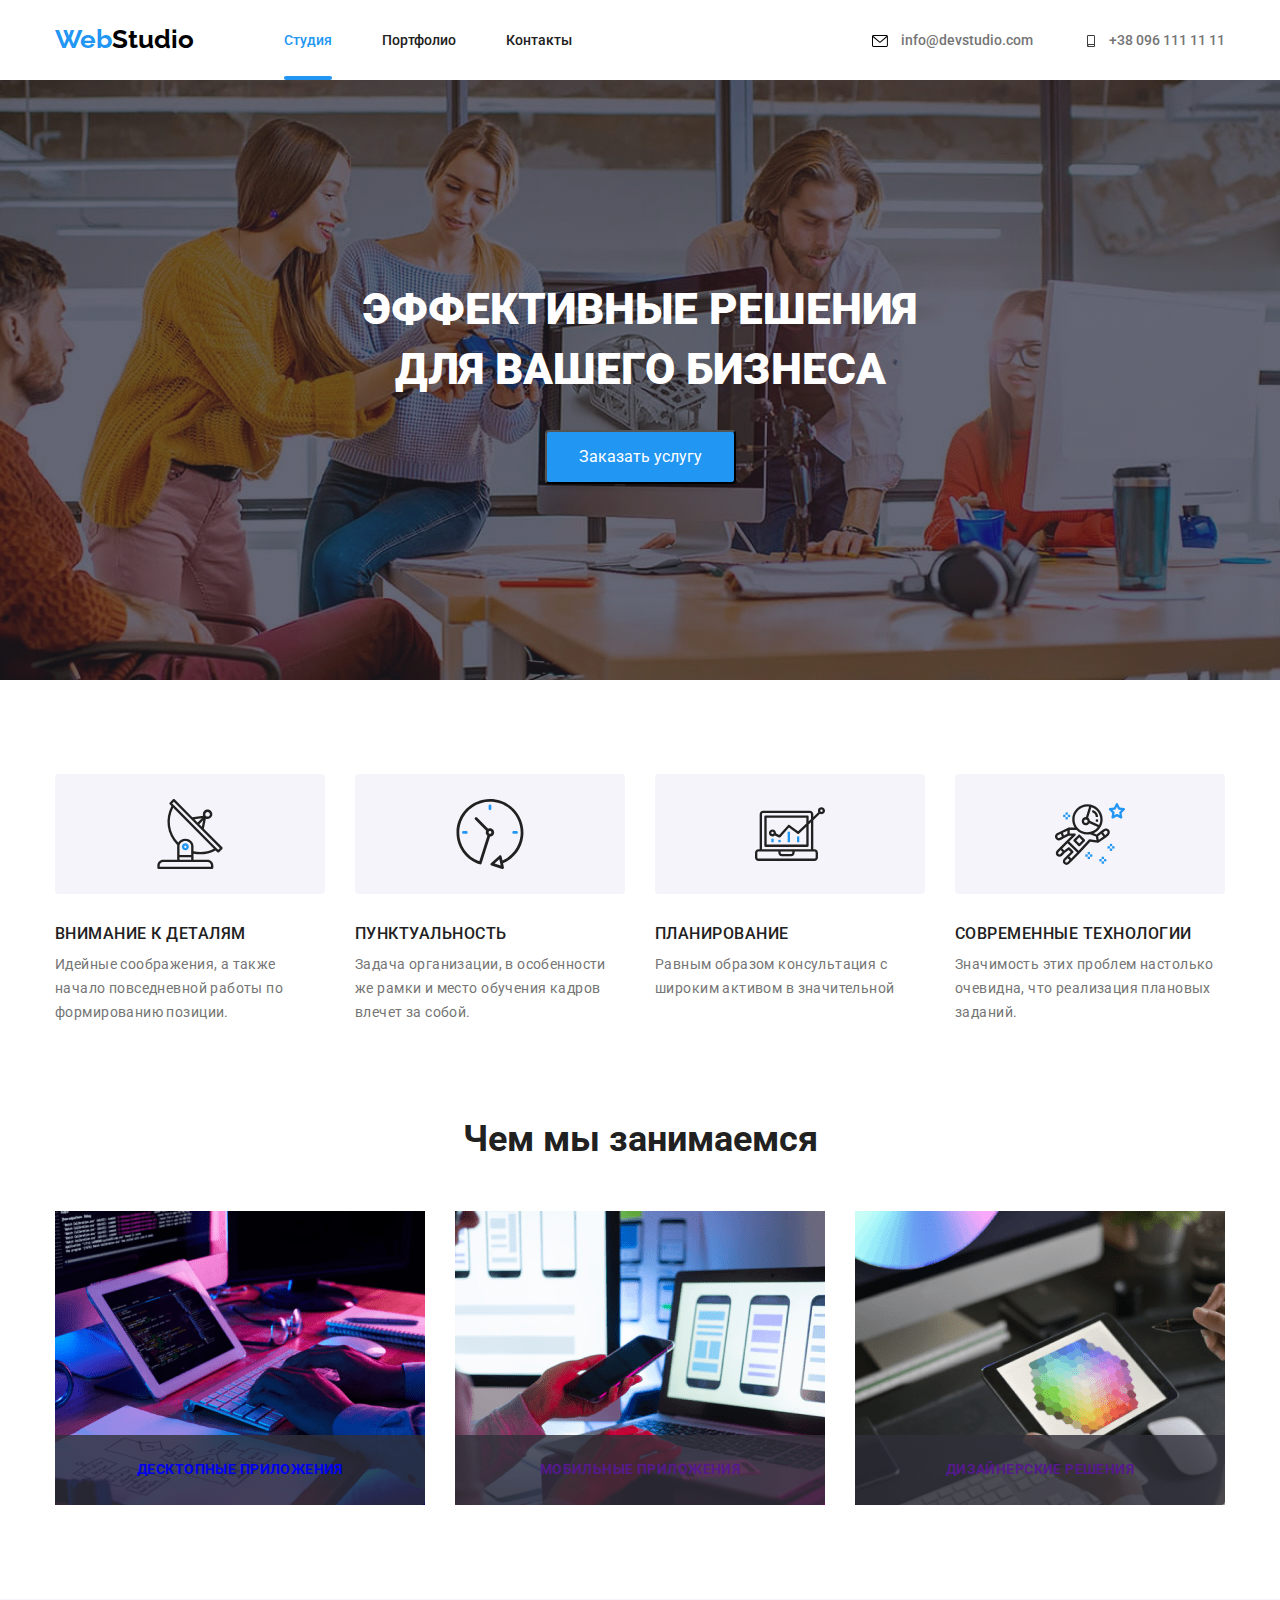
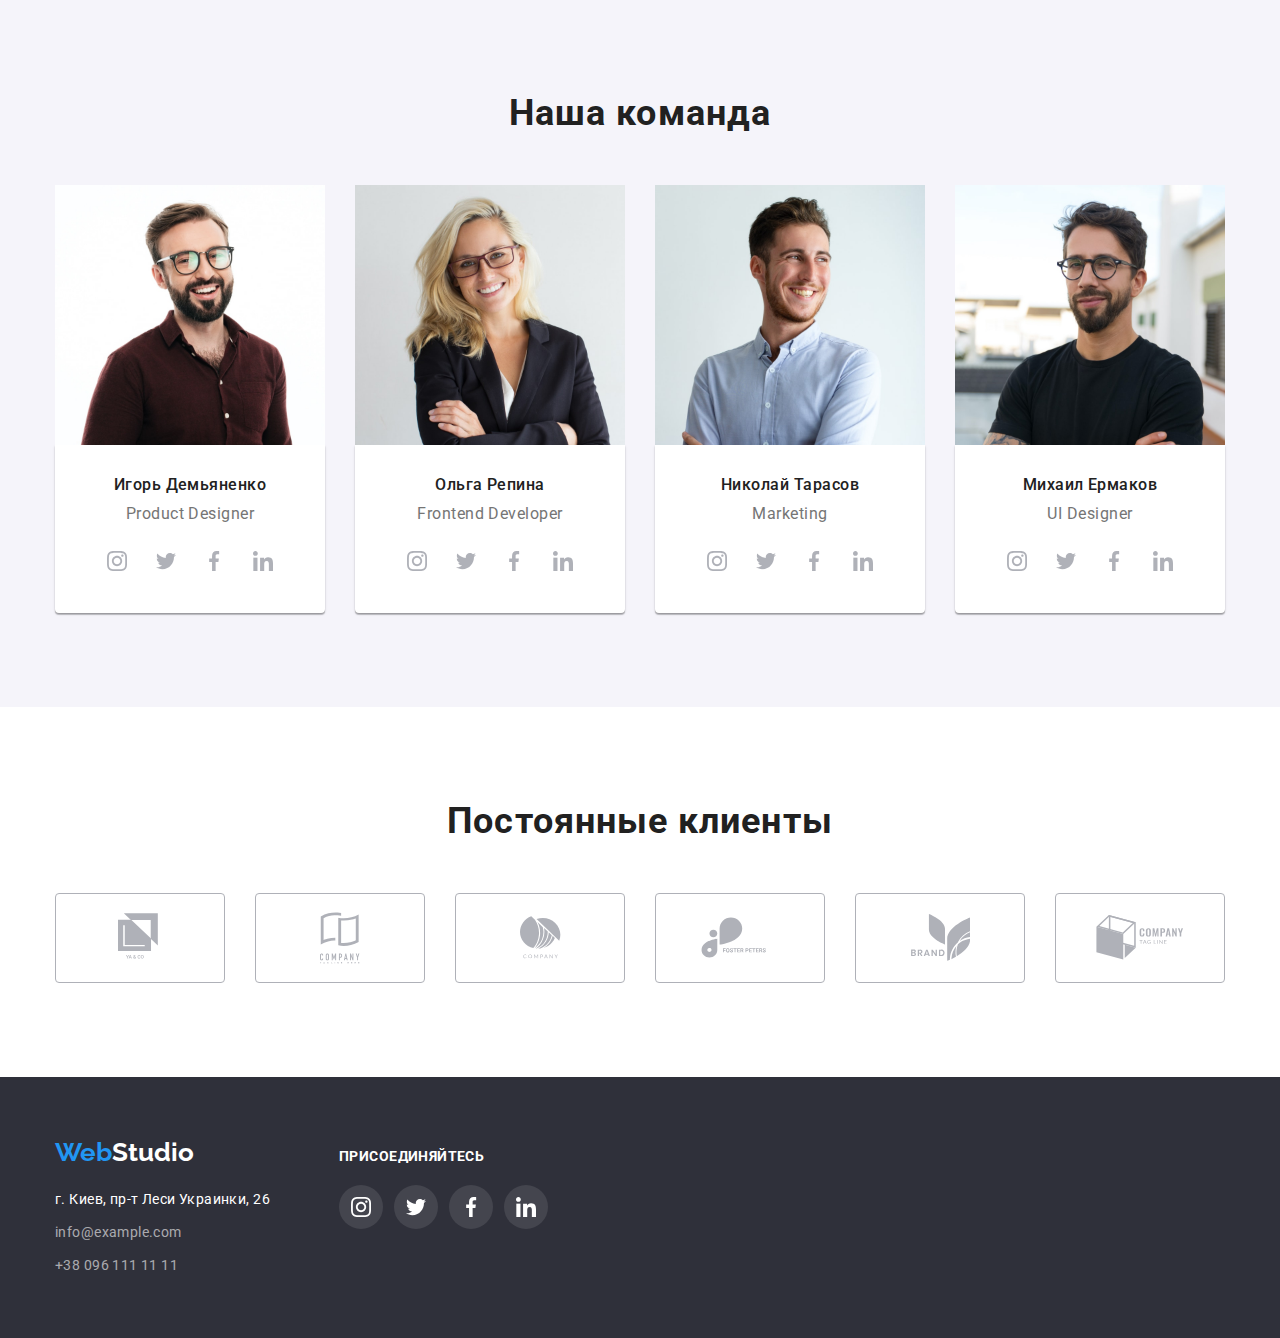
<file: index.html>
<!DOCTYPE html>
<html lang="ru">
  <head>
    <meta charset="UTF-8" />
    <meta name="viewport" content="width=device-width, initial-scale=1.0" />
    <title>web studio</title>
    <link
      rel="stylesheet"
      href="https://cdnjs.cloudflare.com/ajax/libs/modern-normalize/1.0.0/modern-normalize.css"
    />
    <link
      href="https://fonts.googleapis.com/css2?family=Raleway:wght@700&family=Roboto:wght@400;500;700;900&display=swap"
      rel="stylesheet"
    />
    <link rel="stylesheet" href="css/style.css" />
  </head>
  <body>
    <header class="header">
      <div class="header-box container">
        <nav class="header_section">
          <a class="logo" href=".//index.html">
            <span class="web">Web</span><span class="stud">Studio</span></a
          >

          <ul class="site-nav">
            <li class="item"><a href="#" class="link active current">Студия</a></li>
            <li class="item">
              <a href="./portfolio.html" class="link">Портфолио</a>
            </li>
            <li class="item"><a href="#" class="link">Контакты</a></li>
          </ul>
        </nav>

        <ul class="auth-nav">
          <li class="item">
           
            <a href="mailto:info@devstudio.com" class="link" ><svg class="icon-mail">
              <use href="./images/sprite.svg#icon-mail"></use>
            </svg>
            info@devstudio.com
             </a>
            
          </li>
          <li class="item">
            <a href="tel:+380961111111" class="link"><svg class="icon-mail">
              <use href="./images/sprite.svg#icon-smartphone"></use>
            </svg>+38 096 111 11 11</a>
          </li>
        </ul>
      </div>
    </header>

    <main>
      <section class="hero">
        <div class="hero-box">
          <h1 class="hero-title">
            Эффективные решения<br />
            для вашего бизнеса
          </h1>
          <button class="button1" data-modal-open type="button">
            <span>Заказать услугу</span>
          </button>
        </div>
      </section>

      <section class="section">
        <div class="section-box1 container">
          <h2 hidden>Основные критерии</h2>
          <ul class="feature">
            <li class="item icon-antenna">
              
              <h3>Внимание к деталям</h3>
              <p>
                Идейные соображения, а также начало повседневной работы по
                формированию позиции.
              </p>
            </li>
            <li class="item icon-clock">
              <h3>Пунктуальность</h3>
              <p>
                Задача организации, в особенности же рамки и место обучения
                кадров влечет за собой.
              </p>
            </li>
            <li class="item icon-diagram">
              <h3>Планирование</h3>
              <p>
                Равным образом консультация с широким активом в значительной
              </p>
            </li>
            <li class="item icon-astronaut">
              <h3>Современные технологии</h3>
              <p>
                Значимость этих проблем настолько очевидна, что реализация
                плановых заданий.
              </p>
            </li>
            
          </ul>
        </div>
      </section>
      <!--чем занимаемся-->
      <section class="section content-box">
        <div class="section-box container">
          <h2 class="section-title">Чем мы занимаемся</h2>
          <ul class="doing">
            <li class="item">
              <img class="item-img" src="./images/img.png" alt="наша работа 1" width="370"/>
              <a href="#" class="overtodo">Десктопные приложения</a>
            </li>
            <li class="item">
             <img class="item-img" src="./images/img-2.png" alt="наша работа 2" width="370"
              /><a href=""class="overtodo">мобильные приложения</a>
            </li>
            <li class="item">
              <img class="item-img" src="./images/img-3.png" alt="наша работа 3" width="370"
              /><a href="" class="overtodo">дизайнерские решения</a>
            </li>
          </ul>
        </div>
      </section>
      <!-- )))))_____________________________team -->
      <section class="team">
        <div class="team-box container">
          <h2 class="team-title">Наша команда</h2>
          <ul class="team-feature">
            
              <li class="item">
                <img src="./images/Igor.jpg" alt="Igor" width="270" />
                <div class="nameteams"><h3>Игорь Демьяненко</h3>
                <p>Product Designer</p>
                <ul class="cocial-list">
                  <li class="cocial-list-item"> <a class="cocial-list-link" href=""> <svg class="cocial-list-svg">
                    <use href="./images/sprite.svg#icon-instagram"></use>
                  </svg></a></li>
                <li class="cocial-list-item"> <a class="cocial-list-link" href=""> <svg class="cocial-list-svg">
                      <use href="./images/sprite.svg#icon-twitter"></use>
                    </svg></a></li>
                <li class="cocial-list-item"> <a class="cocial-list-link" href=""> <svg class="cocial-list-svg">
                      <use href="./images/sprite.svg#icon-facebook"></use>
                    </svg></a></li>
                <li class="cocial-list-item"> <a class="cocial-list-link" href=""> <svg class="cocial-list-svg">
                      <use href="./images/sprite.svg#icon-linkedin"></use>
                    </svg></a></li>
              </ul>
              
              </div>
              </li>
            

            <li class="item">
             <img src="./images/olga.jpg" alt="olga" width="270" />
              <div class="nameteams"><h3>Ольга Репина</h3>
              <p>Frontend Developer</p>
            <ul class="cocial-list">
              <li class="cocial-list-item"> <a class="cocial-list-link" href=""> <svg class="cocial-list-svg">
                    <use href="./images/sprite.svg#icon-instagram"></use>
                  </svg></a></li>
              <li class="cocial-list-item"> <a class="cocial-list-link" href=""> <svg class="cocial-list-svg">
                    <use href="./images/sprite.svg#icon-twitter"></use>
                  </svg></a></li>
              <li class="cocial-list-item"> <a class="cocial-list-link" href=""> <svg class="cocial-list-svg">
                    <use href="./images/sprite.svg#icon-facebook"></use>
                  </svg></a></li>
              <li class="cocial-list-item"> <a class="cocial-list-link" href=""> <svg class="cocial-list-svg">
                    <use href="./images/sprite.svg#icon-linkedin"></use>
                  </svg></a></li>
            </ul></div>
            </li>


            <li class="item">
              <img src="./images/nikolai.jpg" alt="nikolai" width="270" />
              <div class="nameteams"><h3>Николай Тарасов</h3>
              <p>Marketing</p>
            <ul class="cocial-list">
              <li class="cocial-list-item"> <a class="cocial-list-link" href=""> <svg class="cocial-list-svg">
                    <use href="./images/sprite.svg#icon-instagram"></use>
                  </svg></a></li>
              <li class="cocial-list-item"> <a class="cocial-list-link" href=""> <svg class="cocial-list-svg">
                    <use href="./images/sprite.svg#icon-twitter"></use>
                  </svg></a></li>
              <li class="cocial-list-item"> <a class="cocial-list-link" href=""> <svg class="cocial-list-svg">
                    <use href="./images/sprite.svg#icon-facebook"></use>
                  </svg></a></li>
              <li class="cocial-list-item"> <a class="cocial-list-link" href=""> <svg class="cocial-list-svg">
                    <use href="./images/sprite.svg#icon-linkedin"></use>
                  </svg></a></li>
            </ul></div>
            </li>


            <li class="item">
              <img src="./images/mikel.jpg" alt="mikel" width="270" />
              <div class="nameteams"><h3>Михаил Ермаков</h3>
              <p>UI Designer</p>
            <ul class="cocial-list">
              <li class="cocial-list-item"> <a class="cocial-list-link" href=""> <svg class="cocial-list-svg">
                    <use href="./images/sprite.svg#icon-instagram"></use>
                  </svg></a></li>
              <li class="cocial-list-item"> <a class="cocial-list-link" href=""> <svg class="cocial-list-svg">
                    <use href="./images/sprite.svg#icon-twitter"></use>
                  </svg></a></li>
              <li class="cocial-list-item"> <a class="cocial-list-link" href=""> <svg class="cocial-list-svg">
                    <use href="./images/sprite.svg#icon-facebook"></use>
                  </svg></a></li>
              <li class="cocial-list-item"> <a class="cocial-list-link" href=""> <svg class="cocial-list-svg">
                    <use href="./images/sprite.svg#icon-linkedin"></use>
                  </svg></a></li>
            </ul></div>
            </li>

          </ul>
        
      </section>
      <section class="clients">
      <div class=" container">
        <h2 class="team-title">Постоянные клиенты</h2>
        <ul class="our-partner ">
          <li class="our-partner-list"><a href="" class="link"> <svg class="partner-list-svg" width="44" height="49">
                <use href="./images/sprite.svg#icon-logo-1"></use>
              </svg> </a></li>
          <li class="our-partner-list"><a href="" class="link"> <svg class="partner-list-svg" width="40" height="52">
                <use href="./images/sprite.svg#icon-logo-2"></use>
              </svg></a></li>
          <li class="our-partner-list"><a href="" class="link"> <svg class="partner-list-svg" width="41" height="43">
                <use href="./images/sprite.svg#icon-logo-3"></use>
              </svg></a></li>
          <li class="our-partner-list"><a href="" class="link"> <svg class="partner-list-svg" width="80" height="42">
                <use href="./images/sprite.svg#icon-logo-4"></use>
              </svg></a></li>
          <li class="our-partner-list"><a href="" class="link"> <svg class="partner-list-svg" width="59" height="47">
                <use href="./images/sprite.svg#icon-logo-5"></use>
              </svg></a></li>
          <li class="our-partner-list"><a href="" class="link"> <svg class="partner-list-svg" width="88" height="45">
                <use href="./images/sprite.svg#icon-logo-6"></use>
              </svg></a></li>
        </ul>
      </div>
      </section>
      </section>
    </main>
    <footer class="foot-box">

    
      <div class="foot-box-cont container ">
        <div class="footer-box-contact">
          <a class="logofooter" href=".//index.html">
          <span class="web">Web</span><span class="stud1">Studio</span></a>
          
        
          <address class="address">
            <ul class="main-adr">
              <li class="mailadr">
                <a class="foot-adr" href="https://goo.gl/maps/U7KsZ8hxaoV7QRjZA">г. Киев, пр-т Леси Украинки, 26</a>
              </li>
      
              <li class="mailadr">
                <a href="mailto:info@example.com" class="adress">
                  info@example.com</a>
              </li>
      
      
              <li class="mailadr">
                <a href="tel:+380961111111" class="adress">+38 096 111 11 11</a>
      
              </li>
      
            </ul>
      
          </address>
        </div>
        
      
        <div class="join">
          <b class="joinus">присоединяйтесь</b>
          <ul class="social-list">
            <li class="social-list-item"> <a class="social-list-link" href=""> <svg class="social-list-svg">
                  <use href="./images/sprite.svg#icon-instagram"></use>
                </svg></a></li>
            <li class="social-list-item"> <a class="social-list-link" href=""> <svg class="social-list-svg">
                  <use href="./images/sprite.svg#icon-twitter"></use>
                </svg></a></li>
            <li class="social-list-item"> <a class="social-list-link" href=""> <svg class="social-list-svg">
                  <use href="./images/sprite.svg#icon-facebook"></use>
                </svg></a></li>
            <li class="social-list-item"> <a class="social-list-link" href=""> <svg class="social-list-svg">
                  <use href="./images/sprite.svg#icon-linkedin"></use>
                </svg></a></li>
          </ul>
      
      
      
      
        </div>
      </div>
    
  
    </footer>
    <div class="backdrop is-hidden" data-modal>
      <div class="modal">
        <button type="button" class="close-btn" data-modal-close><svg class="btn-svg">
          <use href="./images/sprite.svg#icon-close"></use>
        </svg></button>
      </div>
    </div>
    <script src="./js/modal.js"></script>
  </body>
</html>
</file>
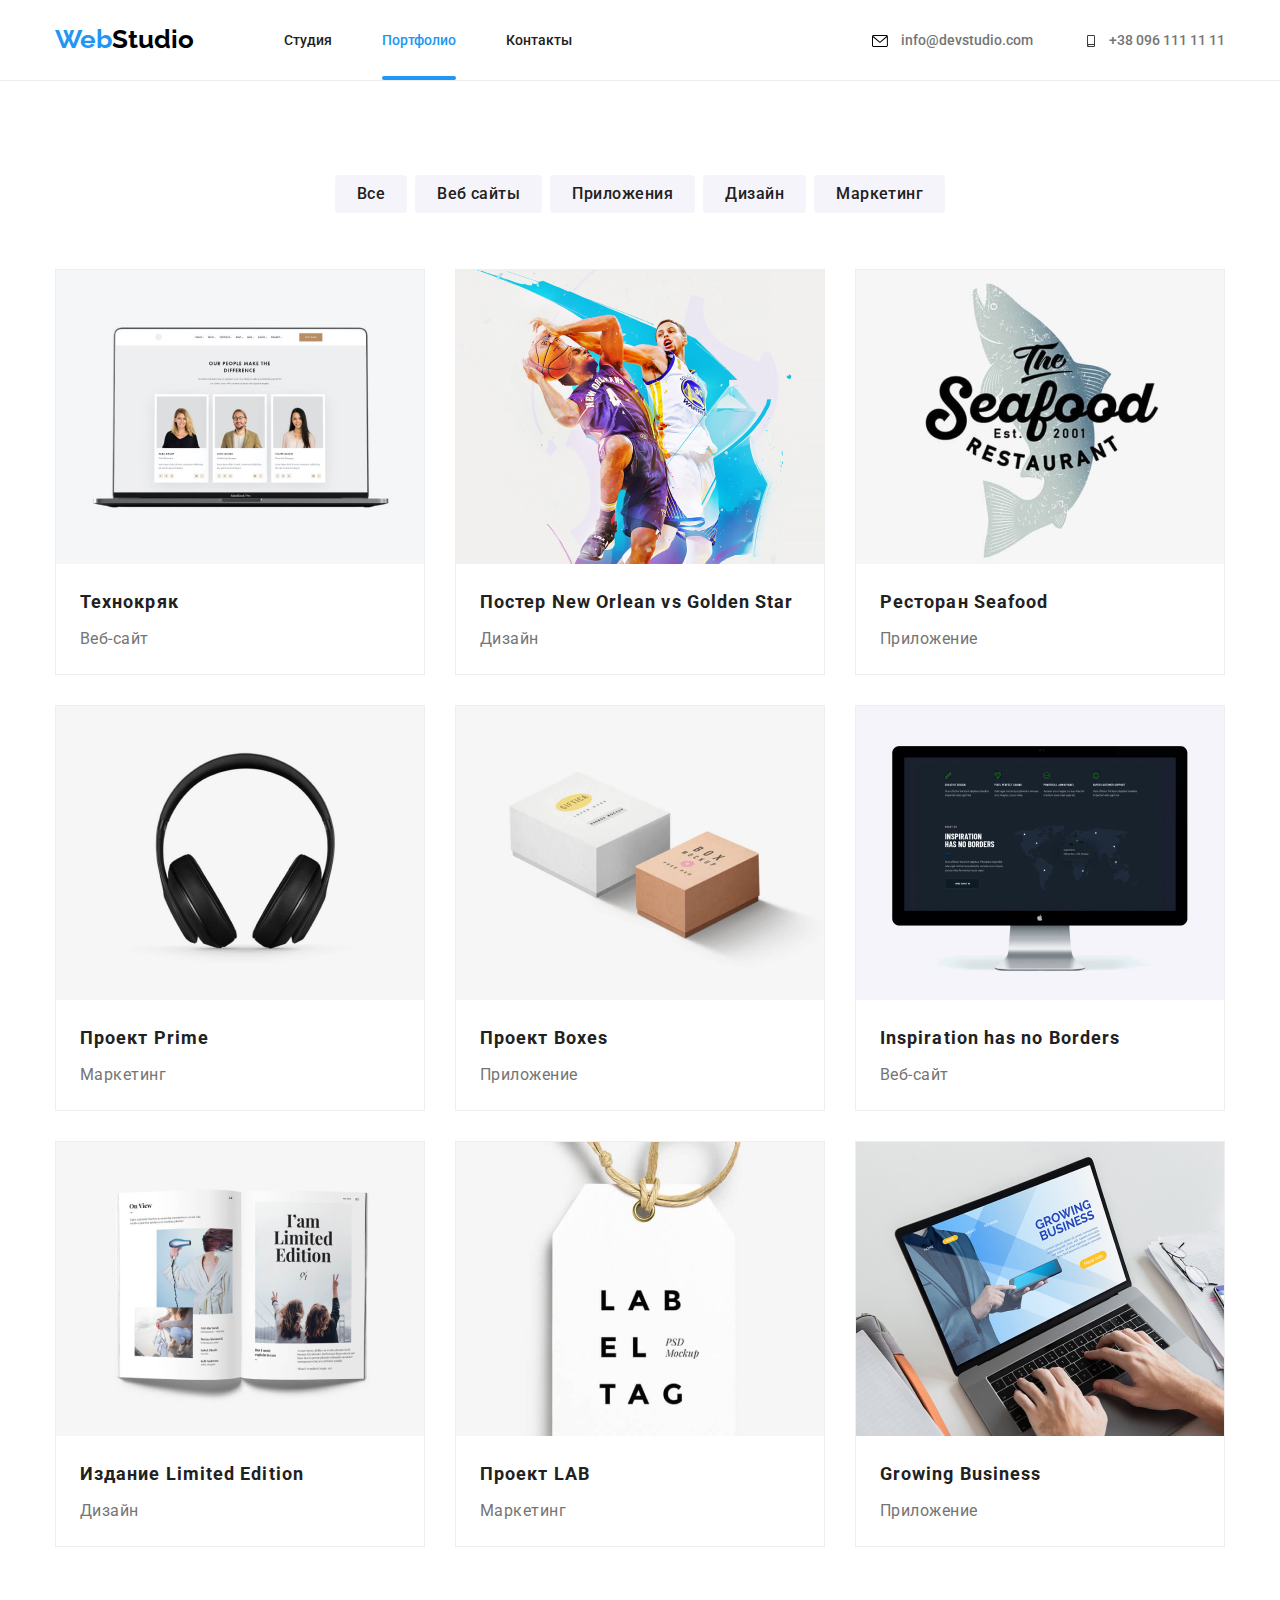
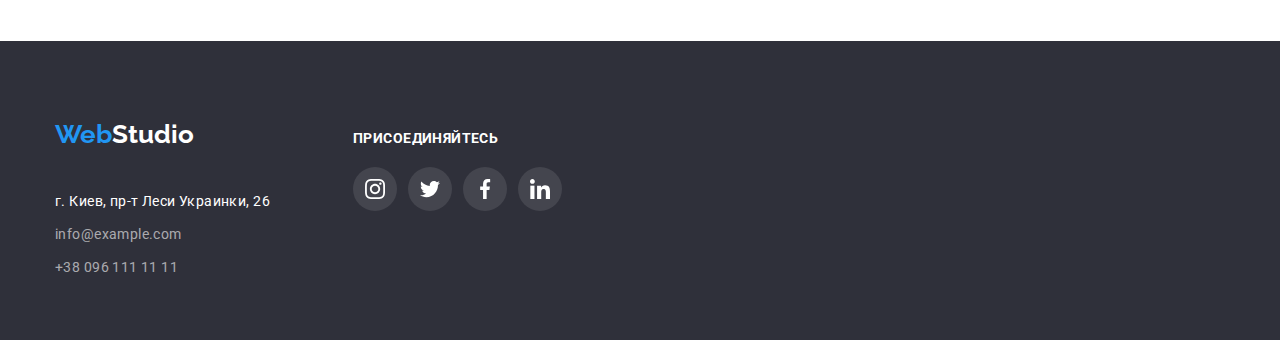
<file: portfolio.html>
<!DOCTYPE html>
<html lang="en">
  <head>
    <meta charset="UTF-8" />
    <meta name="viewport" content="width=device-width, initial-scale=1.0" />
    <title>Porfolio</title>
    <link
      rel="stylesheet"
      href="https://cdnjs.cloudflare.com/ajax/libs/modern-normalize/1.0.0/modern-normalize.css"
    />
    <link
      href="https://fonts.googleapis.com/css2?family=Raleway:wght@700&family=Roboto:wght@400;500;700;900&display=swap"
      rel="stylesheet"
    />
    <link rel="stylesheet" href="css/style.css" />
  </head>
  <header class="header portfolio-border">
    <div class="header-box container">
      <nav class="header_section">
        <a class="logo" href=".//index.html">
          <span class="web">Web</span><span class="stud">Studio</span></a
        >

        <ul class="site-nav">
          <li class="item">
            <a href=".//index.html" class="link">Студия</a>
          </li>
          <li class="item">
            <a href="./portfolio.html" class="link active current">Портфолио</a>
          </li>
          <li class="item"><a href="#" class="link">Контакты</a></li>
        </ul>
      </nav>

      <ul class="auth-nav">
        <li class="item">
          <a href="mailto:info@devstudio.com" class="link"
            ><svg class="icon-mail">
              <use href="./images/sprite.svg#icon-mail"></use>
            </svg>
            info@devstudio.com
          </a>
        </li>
        <li class="item">
          <a href="tel:+380961111111" class="link"
            ><svg class="icon-mail">
              <use href="./images/sprite.svg#icon-smartphone"></use></svg
            >+38 096 111 11 11</a
          >
        </li>
      </ul>
    </div>
  </header>
  <body>
    <main>
      <section class="filters container">
        <ul class="filters-items">
          <li class="type-items">
            <button class="button2" type="button">Все</button>
          </li>
          <li>
            <button class="button2" type="button" class="btn2-items">
              Веб сайты
            </button>
          </li>
          <li>
            <button class="button2" type="button" class="btn2-items">
              Приложения
            </button>
          </li>
          <li>
            <button class="button2" type="button" class="btn2-items">
              Дизайн
            </button>
          </li>
          <li>
            <button class="button2" type="button" class="btn2-items">
              Маркетинг
            </button>
          </li>
        </ul>

        <ul class="flex-container">
          <li class="flex-elements">
            <a class="flex-elem" href=""
              ><div class="overlay">
                <img
                  src="./images-portfolio/img-1.jpg"
                  alt="tekhnopark"
                  width="370"
                />

                <p class="overlay-text">
                  Технокряк это современная площадка распространения
                  коронавируса. Компании используют эту платформу для цифрового
                  шпионажа и атак на защищённые сервера конкурентов.
                </p>
              </div>

              <div class="elements-about">
                <h2>Технокряк</h2>
                <p>Веб-сайт</p>
              </div>
            </a>
          </li>
          <li class="flex-elements">
            <a href="" class="flex-elem"
              ><div class="overlay">
                <img
                  src="./images-portfolio/img-2.jpg"
                  alt="poster-new-orlean"
                  width="370"
                />
                <p class="overlay-text">
                  Технокряк это современная площадка распространения
                  коронавируса. Компании используют эту платформу для цифрового
                  шпионажа и атак на защищённые сервера конкурентов.
                </p>
              </div>
              <div class="elements-about">
                <h2>Постер <span lang="en">New Orlean vs Golden Star</span></h2>
                <p>Дизайн</p>
              </div>
            </a>
          </li>

          <li class="flex-elements">
            <a href="" class="flex-elem"
              ><div class="overlay">
                <img
                  src="./images-portfolio/img-3.jpg"
                  alt="restouran-seafood"
                  width="370"
                />
                <p class="overlay-text">
                  Технокряк это современная площадка распространения
                  коронавируса. Компании используют эту платформу для цифрового
                  шпионажа и атак на защищённые сервера конкурентов.
                </p>
              </div>
              <div class="elements-about">
                <h2>Ресторан <span lang="en">Seafood</span></h2>
                <p>Приложение</p>
              </div>
            </a>
          </li>

          <li class="flex-elements">
            <a href="" class="flex-elem"
              ><div class="overlay">
                <img
                  src="./images-portfolio/img-4.jpg"
                  alt="project-prime"
                  width="370"
                />
                <p class="overlay-text">
                  Технокряк это современная площадка распространения
                  коронавируса. Компании используют эту платформу для цифрового
                  шпионажа и атак на защищённые сервера конкурентов.
                </p>
              </div>
              <div class="elements-about">
                <h2>Проект <span lang="en">Prime</span></h2>
                <p>Маркетинг</p>
              </div>
            </a>
          </li>

          <li class="flex-elements">
            <a href="" class="flex-elem"
              ><div class="overlay">
                <img
                  src="./images-portfolio/img-5.jpg"
                  alt="project-boxes"
                  width="370"
                />
                <p class="overlay-text">
                  Технокряк это современная площадка распространения
                  коронавируса. Компании используют эту платформу для цифрового
                  шпионажа и атак на защищённые сервера конкурентов.
                </p>
              </div>
              <div class="elements-about">
                <h2>Проект <span lang="en">Boxes</span></h2>
                <p>Приложение</p>
              </div>
            </a>
          </li>

          <li class="flex-elements">
            <a href="" class="flex-elem"
              ><div class="overlay">
                <img
                  src="./images-portfolio/img-6.jpg"
                  alt="lnspiration-has-no-borders"
                  width="370"
                />
                <p class="overlay-text">
                  Технокряк это современная площадка распространения
                  коронавируса. Компании используют эту платформу для цифрового
                  шпионажа и атак на защищённые сервера конкурентов.
                </p>
              </div>
              <div class="elements-about">
                <h2 lang="en">Inspiration has no Borders</h2>
                <p>Веб-сайт</p>
              </div>
            </a>
          </li>

          <li class="flex-elements">
            <a href="" class="flex-elem"
              ><div class="overlay">
                <img
                  src="./images-portfolio/img-7.jpg"
                  alt="limitet-edition"
                  width="370"
                />
                <p class="overlay-text">
                  Технокряк это современная площадка распространения
                  коронавируса. Компании используют эту платформу для цифрового
                  шпионажа и атак на защищённые сервера конкурентов.
                </p>
              </div>
              <div class="elements-about">
                <h2>Издание <span lang="en">Limited Edition</span></h2>
                <p>Дизайн</p>
              </div>
            </a>
          </li>

          <li class="flex-elements">
            <a href="" class="flex-elem"
              ><div class="overlay">
                <img
                  src="./images-portfolio/img-8.jpg"
                  alt="projecy-lab"
                  width="370"
                />
                <p class="overlay-text">
                  Технокряк это современная площадка распространения
                  коронавируса. Компании используют эту платформу для цифрового
                  шпионажа и атак на защищённые сервера конкурентов.
                </p>
              </div>
              <div class="elements-about">
                <h2>Проект <span lang="en">LAB</span></h2>
                <p>Маркетинг</p>
              </div>
            </a>
          </li>

          <li class="flex-elements">
            <a href="" class="flex-elem"
              ><div class="overlay">
                <img
                  src="./images-portfolio/img-9.jpg"
                  alt="growing-busines"
                  width="370"
                />
                <p class="overlay-text">
                  Технокряк это современная площадка распространения
                  коронавируса. Компании используют эту платформу для цифрового
                  шпионажа и атак на защищённые сервера конкурентов.
                </p>
              </div>
              <div class="elements-about">
                <h2 lang="en">Growing Business</h2>
                <p>Приложение</p>
              </div>
            </a>
          </li>
        </ul>
      </section>
    </main>
    <footer class="foot-box">
      <div class="foot-box-cont container">
        <div class="footer-box-contact">
          <a class="logo logofooter" href=".//index.html">
            <span class="web">Web</span><span class="stud1">Studio</span></a
          >

          <address class="address">
            <ul class="main-adr">
              <li class="mailadr">
                <a class="foot-adr" href="https://goo.gl/maps/U7KsZ8hxaoV7QRjZA"
                  >г. Киев, пр-т Леси Украинки, 26</a
                >
              </li>

              <li class="mailadr">
                <a href="mailto:info@example.com" class="adress">
                  info@example.com</a
                >
              </li>

              <li class="mailadr">
                <a href="tel:+380961111111" class="adress">+38 096 111 11 11</a>
              </li>
            </ul>
          </address>
        </div>

        <div class="join">
          <b class="joinus">присоединяйтесь</b>
          <ul class="social-list">
            <li class="social-list-item">
              <a class="social-list-link" href="">
                <svg class="social-list-svg">
                  <use href="./images/sprite.svg#icon-instagram"></use></svg
              ></a>
            </li>
            <li class="social-list-item">
              <a class="social-list-link" href="">
                <svg class="social-list-svg">
                  <use href="./images/sprite.svg#icon-twitter"></use></svg
              ></a>
            </li>
            <li class="social-list-item">
              <a class="social-list-link" href="">
                <svg class="social-list-svg">
                  <use href="./images/sprite.svg#icon-facebook"></use></svg
              ></a>
            </li>
            <li class="social-list-item">
              <a class="social-list-link" href="">
                <svg class="social-list-svg">
                  <use href="./images/sprite.svg#icon-linkedin"></use></svg
              ></a>
            </li>
          </ul>
        </div>
      </div>
    </footer>
  </body>
</html>
</file>
<file: css/style.css>
:root {
  --primary-text-color: #757575;
  --title-text-color: #212121;
  --button-back-color: #2196f3;
  --button-white-color: #ffffff;
  --button2-back-color: #f5f4fa;
  --adress-text-color: rgba(255, 255, 255, 0.6);
  --hero-back-color: #2f303a;
  --stud-text-color: #000000;
  --fill-color-svg: #afb1b8;
}
*,
*::before,
*::after {
  margin: 0;
  padding: 0;
}
body {
  font-family: "Roboto", sans-serif;
  background: var(--button-white-color);
  color: var(--primary-text-color);
}
/* выделение ссылок #2196F3 */
/* бекграунд 1 #2F303A */
/* цвет осн текст #212121*/
/* втор цвет #757575 */
/* заголовок цвет #212121 */
/* бекграунд команда #F5F4FA */
/* футер адрес rgba(255, 255, 255, 0.6) */

img {
  display: block;
}
.container {
  width: 1200px;
  padding: 0 15px;
  margin: 0 auto;
}

a {
  text-decoration: none;
}

/* шапка макета */

.header-box {
  display: inline-block;
  display: flex;
  align-items: center;
  justify-content: space-between;
}

.site-nav {
  display: flex;

  margin: unset;
}
.site-nav .item {
  margin-right: 50px;
}
.site-nav .item:last-child {
  margin-right: 0;
}
.logo {
  display: inline-block;
  padding-top: 18px;
  padding-bottom: 20px;
  font-family: Raleway;
  font-style: normal;
  font-family: "Raleway", sans-serif;
  font-weight: 700;
  font-size: 26px;
  line-height: 1.192;
  text-decoration: none;
  margin-right: 90px;
}
.header_section .site-nav .auth-nav .logo {
  font-family: "Raleway", sans-serif;
  font-weight: 700;
  font-size: 26px;
  line-height: 1.192;
  text-decoration: none;
}
.web {
  color: var(--button-back-color);
}
.stud {
  color: var(--stud-text-color);
}
ul {
  list-style: none;
}

.header_section {
  display: flex;
  align-items: center;
}
.site-nav .active {
  position: relative;
}
.site-nav .active::after {
  content: "";
  display: flex;
  width: 100%;
  height: 4px;
  background-color: var(--button-back-color);
  border-radius: 2px;
  position: absolute;
  bottom: 0;
}
.site-nav .link {
  display: block;
  padding-top: 32px;
  padding-bottom: 32px;
  color: var(--title-text-color);
  font-weight: 500;
  font-size: 14px;
  line-height: 1.142;
  transition-property: color;
  transition-duration: 250ms;
  transition-timing-function: cubic-bezier(0.4, 0, 0.2, 1);
}

.site-nav .link:hover,
.site-nav .link:focus,
.site-nav .link.current,
.auth-nav .link:hover,
.auth-nav .link:focus {
  color: var(--button-back-color);
}

.auth-nav .link:hover svg {
  fill: var(--button-back-color);
}
.auth-nav {
  display: flex;

  align-items: center;
  margin-left: auto;
}
/* можно использовать это или last child */
.auth-nav .item + .item {
  margin-left: 50px;
}
.auth-nav .link {
  color: var(--primary-text-color);
  display: block;
  padding-top: 32px;
  padding-bottom: 32px;
  font-weight: 500;
  font-size: 14px;
  line-height: 1.142;
  transition-property: color;
  transition-duration: 250ms;
  transition-timing-function: cubic-bezier(0.4, 0, 0.2, 1);
}
.icon-mail {
  vertical-align: middle;
  width: 16px;
  height: 12px;
  margin-right: 10px;
  transition-property: fill;
  transition-duration: 250ms;
  transition-timing-function: cubic-bezier(0.4, 0, 0.2, 1);
}

/* hero */
.hero {
  background-color: var(--hero-back-color);
  background-image: linear-gradient(
      to right,
      rgba(47, 48, 58, 0.4),
      rgba(47, 48, 58, 0.4)
    ),
    url("../images/hero.jpg");
  height: 600px;
  max-width: 1600px;
  text-align: center;
  padding-top: 200px;
  margin-left: auto;
  margin-right: auto;
  background-position: center;
}

.hero-title {
  font-weight: 900;
  font-size: 44px;
  line-height: 1.363;
  margin-bottom: 30px;
  text-transform: uppercase;
  color: var(--button-white-color);
}
/* кнопка */
.button1 {
  color: var(--button-white-color);
  background: var(--button-back-color);
  align-items: center;
  text-align: center;
  cursor: pointer;

  border-radius: 4px;
  font-family: Roboto;
  padding: 10px 32px;
  font-size: 16px;
  line-height: 1.875;
  box-shadow: 0px 4px 4px rgba(0, 0, 0, 0.15);
}
.backdrop {
  position: fixed;
  top: 0;
  left: 0;
  width: 100%;
  height: 100%;
  background-color: rgba(0, 0, 0, 0.5);
  transition-duration: 250ms;
  transition-timing-function: cubic-bezier(0.4, 0, 0.2, 1);
}
.is-hidden {
  opacity: 0;
  visibility: hidden;
  pointer-events: none;
}
.modal {
  position: absolute;
  top: 50%;
  left: 50%;
  transform: translate(-50%, -50%);
  width: 528px;
  height: 581px;
  background-color: var(button-white-color);
}
.btn-svg {
  vertical-align: middle;
  width: 20px;
  height: 20px;
  fill: black;
}
.close-btn {
  position: absolute;
  top: 8px;
  right: 8px;
  width: 30px;
  height: 30px;
  background-color: var(button-white-color);
  border: solid 1px rgba(0, 0, 0, 0.1);
  border-radius: 50%;
}

/* цвета теkстов */
.overtodo {
  position: absolute;
  bottom: 0;
  background-color: rgba(47, 48, 58, 0.8);
  color: var(button-white-color);
  font-weight: 700;
  font-size: 14px;
  line-height: 1.1;
  text-align: center;
  letter-spacing: 0.03em;
  text-transform: uppercase;
  display: inline-block;
  width: 370px;
  height: 70px;
  padding-top: 27px;
  padding-bottom: 27px;
  border-radius: 0px 0px 4px 4px;
}
.section {
  background: var(--button-white-color);
  padding-top: 94px;
}

.section-box1 .feature {
  display: flex;
  flex-wrap: wrap;
}

.section-box .feature {
  display: flex;
  flex-wrap: wrap;
}

.content-box {
  padding-top: 94px;

  padding-bottom: 94px;
}

.feature .item {
  width: 270px;
  margin-right: 30px;
}
.feature .icon-antenna::before {
  display: block;
  content: "";
  height: 120px;
  border-radius: 4px;
  background-image: url(../images/antenna.svg);
  background-repeat: no-repeat;
  background-position: center;
  background-size: 70px 70px;
  background-color: var(--button2-back-color);
  margin-bottom: 30px;
}
.feature .icon-clock::before {
  display: block;
  content: "";
  height: 120px;
  border-radius: 4px;
  background-image: url(../images/clock.svg);
  background-repeat: no-repeat;
  background-position: center;
  background-size: 70px 70px;
  background-color: var(--button2-back-color);
  margin-bottom: 30px;
}
.feature .icon-diagram::before {
  display: block;
  content: "";
  height: 120px;
  border-radius: 4px;
  background-image: url(../images/diagram.svg);
  background-repeat: no-repeat;
  background-position: center;
  background-size: 70px 70px;
  background-color: var(--button2-back-color);
  margin-bottom: 30px;
}
.feature .icon-astronaut::before {
  display: block;
  content: "";
  height: 120px;
  border-radius: 4px;
  background-image: url(../images/astronaut.svg);
  background-repeat: no-repeat;
  background-position: center;
  background-size: 70px 70px;
  background-color: var(--button2-back-color);
  margin-bottom: 30px;
}
.feature .item:last-child {
  margin-right: 0;
}
.feature .item p {
  margin-top: 10px;
}

.section-title {
  color: var(--title-text-color);

  font-weight: 700;
  font-size: 36px;
  line-height: 1.166;

  text-align: center;
  margin-bottom: 50px;
}

.doing {
  display: flex;
}
.doing .item {
  margin-right: 30px;
}
.doing .item:last-child {
  margin-right: 0;
}
.section-box .item {
  position: relative;
  width: calc((100% - 60px) / 3);
}
.item-img {
  display: block;
}
  .hero .hero-title {
  color: var(--button-white-color);
}
.feature p {
  color: var(--feature-text-color);

  font-weight: 400;
  font-size: 14px;
  line-height: 1.714;
  letter-spacing: 0.03em;
}
.feature h3 {
  color: var(--title-text-color);

  font-weight: 700;
  font-size: 14px;
  line-height: 1.142;
  letter-spacing: 0.03em;
  text-transform: uppercase;
}

.section h3 {
  font-weight: 500;
  font-size: 16px;
  line-height: 1.187;
}
.section p {
  font-weight: 400;
  font-size: 14px;
  line-height: 1.714;
}
/* *********************************our team */
.cocial-list {
  display: flex;
  justify-content: space-between;
}
.cocial-list-link {
  display: flex;
  align-items: center;
  justify-content: center;
  width: 44px;
  height: 44px;
  border-radius: 50%;
  background-color: var(--button-white-color);
  transition-property: background-color;
  transition-duration: 250ms;
  transition-timing-function: cubic-bezier(0.4, 0, 0.2, 1);
}
.cocial-list-link:hover {
  background-color: var(--button-back-color);
}
.cocial-list-link:hover .cocial-list-svg {
  fill: var(--button-white-color);
}
.cocial-list-svg {
  width: 20px;
  height: 20px;
  fill: var(--fill-color-svg);
  transition-property: fill;
  transition-duration: 250ms;
  transition-timing-function: cubic-bezier(0.4, 0, 0.2, 1);
}

.team {
  background: var(--button2-back-color);
  padding-top: 94px;
  padding-bottom: 94px;
}

.team-title {
  font-weight: 700;
  font-size: 36px;
  line-height: 1.166;
  letter-spacing: 0.03em;
  text-align: center;

  margin-bottom: 50px;

  color: var(--title-text-color);
}
.team-feature {
  display: flex;
}
.nameteams {
  background-color: white;
  padding: 30px 40px;

  box-shadow: 0px 1px 3px rgba(0, 0, 0, 0.12), 0px 1px 1px rgba(0, 0, 0, 0.14),
    0px 2px 1px rgba(0, 0, 0, 0.2);
  border-radius: 0px 0px 4px 4px;
}

.team-feature .item {
  margin-right: 30px;
}
.team-feature .item:last-child {
  margin-right: 0;
}
.team-feature h3 {
  font-weight: 500;
  font-size: 16px;
  line-height: 1.187;

  text-align: center;
  margin-bottom: 10px;

  letter-spacing: 0.03em;

  color: var(--title-text-color);
}

.team-feature p {
  font-weight: 400;
  font-size: 16px;
  line-height: 1.187;
  letter-spacing: 0.03em;
  color: var(--primary-text-color);

  text-align: center;
  margin-bottom: 16px;
}

.our-partner {
  margin-top: 0;
  margin-bottom: 0;
  padding: 0;
  display: flex;
  justify-content: space-between;
}
.our-partner .link {
  display: inline-flex;
  justify-content: center;
  align-items: center;
  content: "";
  width: 170px;
  height: 90px;
  border: 1px solid #afb1b8;
  border-radius: 4px;
  color: #afb1b8;
  transition-property: border, color;
  transition-duration: 250ms;
  transition-timing-function: cubic-bezier(0.4, 0, 0.2, 1);
}
.our-partner .link:hover {
  color: var(--button-back-color);
  border: 1px solid var(--button-back-color);
}

.partner-list-svg {
  fill: currentColor;
}
.our-partner-list {
  width: 170px;
  height: 90px;

  box-sizing: border-box;
  border-radius: 4px;
}
.clients {
  padding-top: 94px;
  padding-bottom: 94px;
}
/* футер */

.foot-box-cont {
  display: flex;

  align-items: baseline;
}
.footer-box-contact {
  margin-right: 69px;
}
/* .join {
  margin-top: -40px;
  padding-left: 70px;
} */
.social-list {
  display: flex;
  justify-content: space-between;
  margin-top: 20px;
}

.social-list-link {
  display: flex;
  align-items: center;
  justify-content: center;
  width: 44px;
  height: 44px;
  border-radius: 50%;
  background-color: rgba(255, 255, 255, 0.1);
  margin-right: 11px;
  transition-property: background-color;
  transition-duration: 250ms;
  transition-timing-function: cubic-bezier(0.4, 0, 0.2, 1);
}

.joinus {
  font-family: Roboto;
  font-style: normal;
  font-weight: bold;
  font-size: 14px;
  line-height: 16px;
  letter-spacing: 0.03em;
  text-transform: uppercase;

  color: #ffffff;
}
.social-list-link:hover {
  background-color: var(--button-back-color);
}
.social-list-link:hover .social-list-svg {
  fill: white;
}
.social-list-svg {
  width: 20px;
  height: 20px;
  fill: white;
}

.logofooter {
  display: inline-block;
  margin-bottom: 20px;
  font-family: Raleway;
  font-style: normal;
  font-family: "Raleway", sans-serif;
  font-weight: 700;
  font-size: 26px;
  line-height: 1.192;
  text-decoration: none;
}

.foot-adr {
  margin-top: 20px;
}
/* .mailadr {
  margin-top: 9px;
  margin-bottom: 9px;
} */
.main-adr .mailadr {
  margin-bottom: 9px;
}
.main-adr .mailadr:last-child {
  margin-bottom: 0;
}
footer {
  background-color: var(--hero-back-color);
  padding-top: 60px;
  padding-bottom: 60px;
}
.stud1 {
  color: var(--button-white-color);
}
.foot-adr {
  font-weight: 400;
  font-style: normal;
  font-size: 14px;
  line-height: 1.714;
  letter-spacing: 0.03em;
  color: var(--button-white-color);
  text-decoration-line: none;
}

.adress {
  font-weight: 400;
  font-style: normal;
  font-size: 14px;
  line-height: 1.714;
  letter-spacing: 0.03em;
  color: var(--adress-text-color);
  transition-property: color;
  transition-duration: 250ms;
  transition-timing-function: cubic-bezier(0.4, 0, 0.2, 1);
}
.adress:hover,
.adress:focus {
  color: var(--button-white-color);
}

/* **************************************PORTFOLIO **************************/
.button2 {
  color: var(--title-text-color);
  background-color: var(--button2-back-color);
  padding: 6px 22px;
  font-weight: 500;
  font-size: 16px;
  line-height: 1.625;
  text-align: center;
  letter-spacing: 0.03em;
  border: 0px;
  border-radius: 4px;
  transition-property: box-shadow, color, background-color;
  transition-duration: 250ms;
  transition-timing-function: cubic-bezier(0.4, 0, 0.2, 1);
  cursor: pointer;
}

.overlay {
  position: relative;
  overflow: hidden;
}

.overlay-text {
  display: block;
  width: 100%;
  height: 294px;
  position: absolute;
  top: 0;
  padding: 63px 24px;
  background: rgba(33, 150, 243, 0.9);

  font-size: 18px;
  line-height: 1.6;
  opacity: 0;
  transition: opacity 250ms cubic-bezier(0.4, 0, 0.2, 1),
    transform 250ms cubic-bezier(0.4, 0, 0.2, 1);
}
.flex-elements .overlay-text {
  transform-origin: left top;
  transform: translateY(100%);
  color: #ffffff;
}
.flex-elements .flex-elem:hover .overlay-text {
  opacity: 1;
  transform: translateY(0);
}

.button2:hover,
.button2:focus {
  color: var(--button-white-color);
  background: var(--button-back-color);
  box-shadow: 0px 2px 2px rgba(0, 0, 0, 0.12), 0px 1px 2px rgba(0, 0, 0, 0.08),
    0px 4px 1px rgba(0, 0, 0, 0.1);
}

.portfolio-border {
  border-bottom: 1px solid #ececec;
}
.filters {
  padding-top: 94px;
  padding-bottom: 94px;
}
.flex-elements {
  display: block;
  transition-property: box-shadow;
  transition-duration: 250ms;
  transition-timing-function: cubic-bezier(0.4, 0, 0.2, 1);
}
.flex-elements:hover {
  box-shadow: 0px 1px 1px rgba(0, 0, 0, 0.12), 0px 4px 4px rgba(0, 0, 0, 0.06),
    1px 4px 6px rgba(0, 0, 0, 0.16);
}
.filters h2 {
  font-weight: 700;
  font-size: 18px;
  line-height: 2;
  letter-spacing: 0.06em;
  color: var(--title-text-color);
}
.filters p {
  font-weight: 400;
  font-size: 16px;
  line-height: 1.875;
  letter-spacing: 0.03em;
  color: var(--primary-text-color);
}
.filters-items {
  display: flex;
  justify-content: center;
  flex-grow: 0;
  margin-bottom: 56px;
}

.filters-items :not(:last-child) {
  margin-right: 8px;
}
.flex-container {
  display: flex;
  flex-wrap: wrap;
}
.flex-elements {
  width: 370px;
  border: 1px solid #eeeeee;
  box-sizing: border-box;
  margin-right: 30px;
  margin-bottom: 30px;
  position: relative;
  overflow: hidden;
}

.elements-about {
  padding: 20px 24px;
}
.flex-elements h2 {
  margin-bottom: 4px;
}

.flex-elements:nth-child(3n) {
  margin-right: 0;
}
.flex-elements:nth-last-child(-n + 3) {
  margin-bottom: 0;
}
</file>
